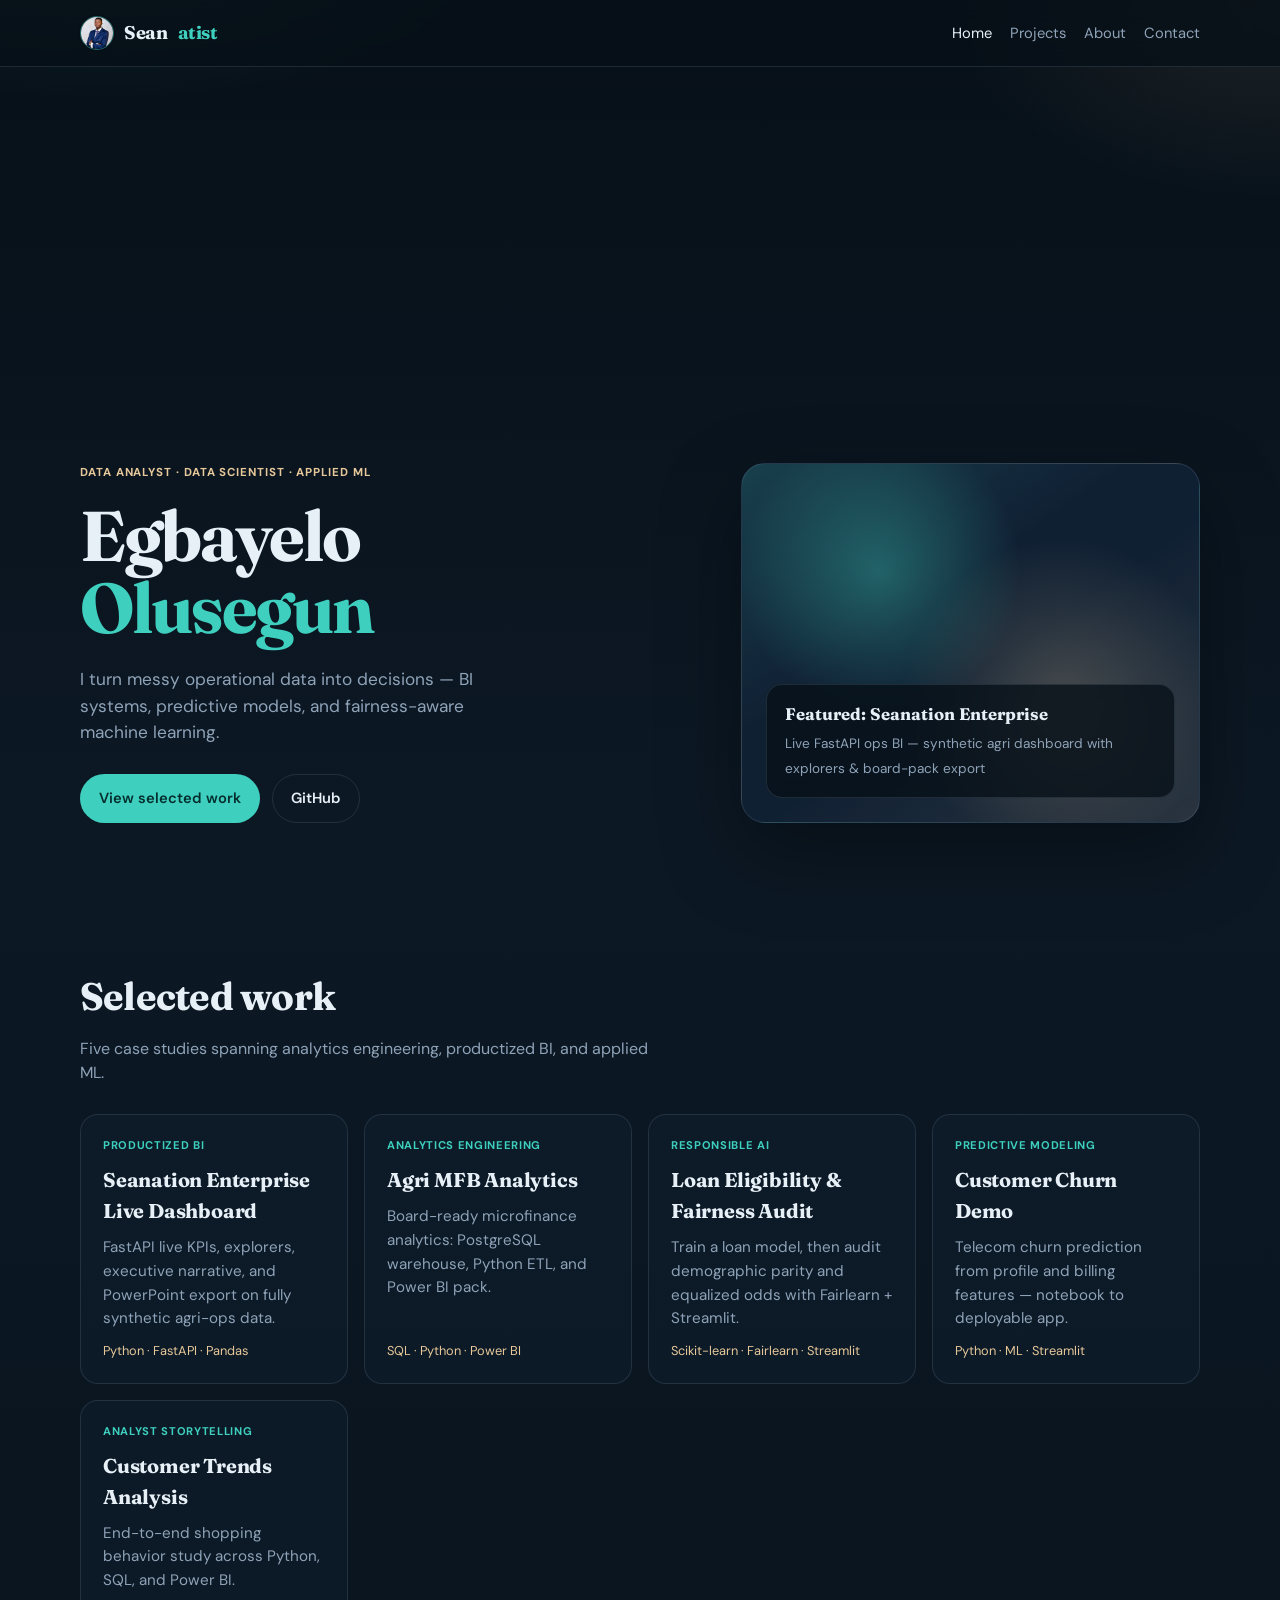
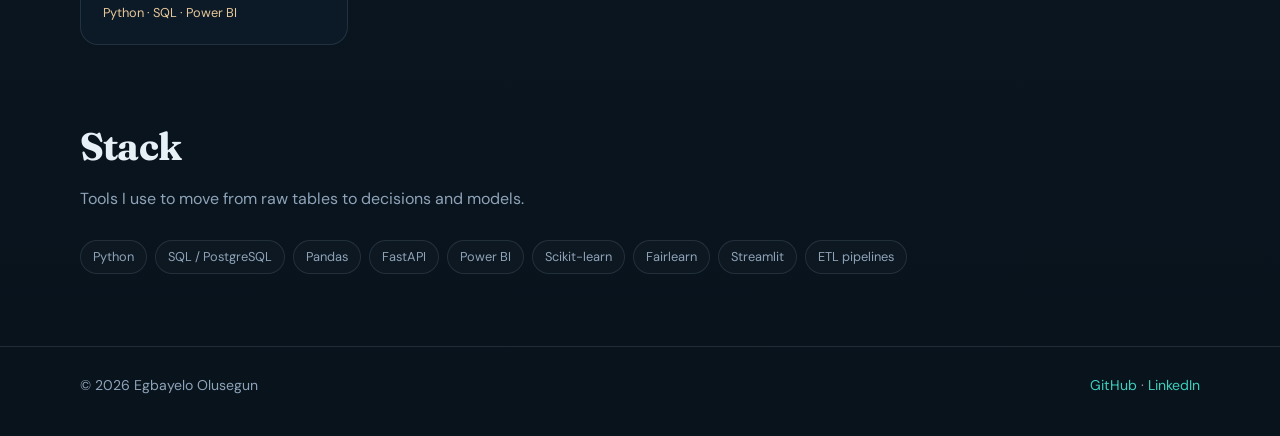
<file: index.html>
<!DOCTYPE html>
<html lang="en">
<head>
  <meta charset="UTF-8" />
  <meta name="viewport" content="width=device-width, initial-scale=1" />
  <title>Egbayelo Olusegun — Data Scientist</title>
  <meta name="description" content="Portfolio of Egbayelo Olusegun (Seanatist) — data analyst, data scientist, and applied ML." />
  <meta property="og:type" content="website" />
  <meta property="og:title" content="Egbayelo Olusegun — Data Scientist" />
  <meta property="og:description" content="Portfolio of BI systems, predictive modeling, and applied ML projects by Egbayelo Olusegun." />
  <meta property="og:image" content="https://deft-speculoos-e41257.netlify.app/images/og-preview.png" />
  <meta property="og:image:width" content="1200" />
  <meta property="og:image:height" content="627" />
  <meta property="og:url" content="https://deft-speculoos-e41257.netlify.app/" />
  <meta name="twitter:card" content="summary_large_image" />
  <meta name="twitter:title" content="Egbayelo Olusegun — Data Scientist" />
  <meta name="twitter:description" content="Portfolio of BI systems, predictive modeling, and applied ML projects by Egbayelo Olusegun." />
  <meta name="twitter:image" content="https://deft-speculoos-e41257.netlify.app/images/og-preview.png" />
  <link rel="preconnect" href="https://fonts.googleapis.com" />
  <link rel="preconnect" href="https://fonts.gstatic.com" crossorigin />
  <link href="https://fonts.googleapis.com/css2?family=DM+Sans:wght@400;500;600;700&family=Fraunces:opsz,wght@9..144,600;9..144,700&display=swap" rel="stylesheet" />
  <link rel="stylesheet" href="css/styles.css" />
</head>
<body>
  <header class="site-header">
    <div class="wrap nav">
      <a class="logo" href="index.html">
        <img class="nav-avatar" src="images/headshot.png" alt="Egbayelo Olusegun" width="34" height="34" />
        Sean<span>atist</span>
      </a>
      <nav class="nav-links">
        <a class="active" href="index.html">Home</a>
        <a href="projects/index.html">Projects</a>
        <a href="about.html">About</a>
        <a href="contact.html">Contact</a>
      </nav>
    </div>
  </header>

  <main>
    <section class="wrap hero">
      <div>
        <div class="eyebrow">Data Analyst · Data Scientist · Applied ML</div>
        <h1>Egbayelo<br /><span class="accent">Olusegun</span></h1>
        <p class="lede">
          I turn messy operational data into decisions — BI systems, predictive models,
          and fairness-aware machine learning.
        </p>
        <div class="cta-row">
          <a class="btn btn-primary" href="projects/index.html">View selected work</a>
          <a class="btn btn-ghost" href="https://github.com/Seanatist" target="_blank" rel="noopener">GitHub</a>
        </div>
      </div>
      <div class="hero-visual" aria-hidden="true">
        <div class="hero-card">
          <strong>Featured: Seanation Enterprise</strong>
          <span>Live FastAPI ops BI — synthetic agri dashboard with explorers &amp; board-pack export</span>
        </div>
      </div>
    </section>

    <section class="wrap section">
      <h2>Selected work</h2>
      <p class="intro">Five case studies spanning analytics engineering, productized BI, and applied ML.</p>
      <div class="project-grid">
        <a class="project-card" href="projects/seanation-enterprise.html" style="animation-delay:.05s">
          <span class="tag">Productized BI</span>
          <h3>Seanation Enterprise Live Dashboard</h3>
          <p>FastAPI live KPIs, explorers, executive narrative, and PowerPoint export on fully synthetic agri-ops data.</p>
          <span class="meta">Python · FastAPI · Pandas</span>
        </a>
        <a class="project-card" href="projects/agri-mfb.html" style="animation-delay:.1s">
          <span class="tag">Analytics engineering</span>
          <h3>Agri MFB Analytics</h3>
          <p>Board-ready microfinance analytics: PostgreSQL warehouse, Python ETL, and Power BI pack.</p>
          <span class="meta">SQL · Python · Power BI</span>
        </a>
        <a class="project-card" href="projects/loan-fairness.html" style="animation-delay:.15s">
          <span class="tag">Responsible AI</span>
          <h3>Loan Eligibility &amp; Fairness Audit</h3>
          <p>Train a loan model, then audit demographic parity and equalized odds with Fairlearn + Streamlit.</p>
          <span class="meta">Scikit-learn · Fairlearn · Streamlit</span>
        </a>
        <a class="project-card" href="projects/customer-churn.html" style="animation-delay:.2s">
          <span class="tag">Predictive modeling</span>
          <h3>Customer Churn Demo</h3>
          <p>Telecom churn prediction from profile and billing features — notebook to deployable app.</p>
          <span class="meta">Python · ML · Streamlit</span>
        </a>
        <a class="project-card" href="projects/customer-trends.html" style="animation-delay:.25s">
          <span class="tag">Analyst storytelling</span>
          <h3>Customer Trends Analysis</h3>
          <p>End-to-end shopping behavior study across Python, SQL, and Power BI.</p>
          <span class="meta">Python · SQL · Power BI</span>
        </a>
      </div>
    </section>

    <section class="wrap section" style="padding-top:0">
      <h2>Stack</h2>
      <p class="intro">Tools I use to move from raw tables to decisions and models.</p>
      <div class="stack">
        <span class="chip">Python</span>
        <span class="chip">SQL / PostgreSQL</span>
        <span class="chip">Pandas</span>
        <span class="chip">FastAPI</span>
        <span class="chip">Power BI</span>
        <span class="chip">Scikit-learn</span>
        <span class="chip">Fairlearn</span>
        <span class="chip">Streamlit</span>
        <span class="chip">ETL pipelines</span>
      </div>
    </section>
  </main>

  <footer class="site-footer">
    <div class="wrap">
      <span>© <span id="y"></span> Egbayelo Olusegun</span>
      <span>
        <a href="https://github.com/Seanatist" target="_blank" rel="noopener">GitHub</a>
        ·
        <a href="https://www.linkedin.com/in/olusegun-egbayelo-74386b2a6" target="_blank" rel="noopener">LinkedIn</a>
      </span>
    </div>
  </footer>
  <script>document.getElementById('y').textContent = new Date().getFullYear();</script>
</body>
</html>
</file>
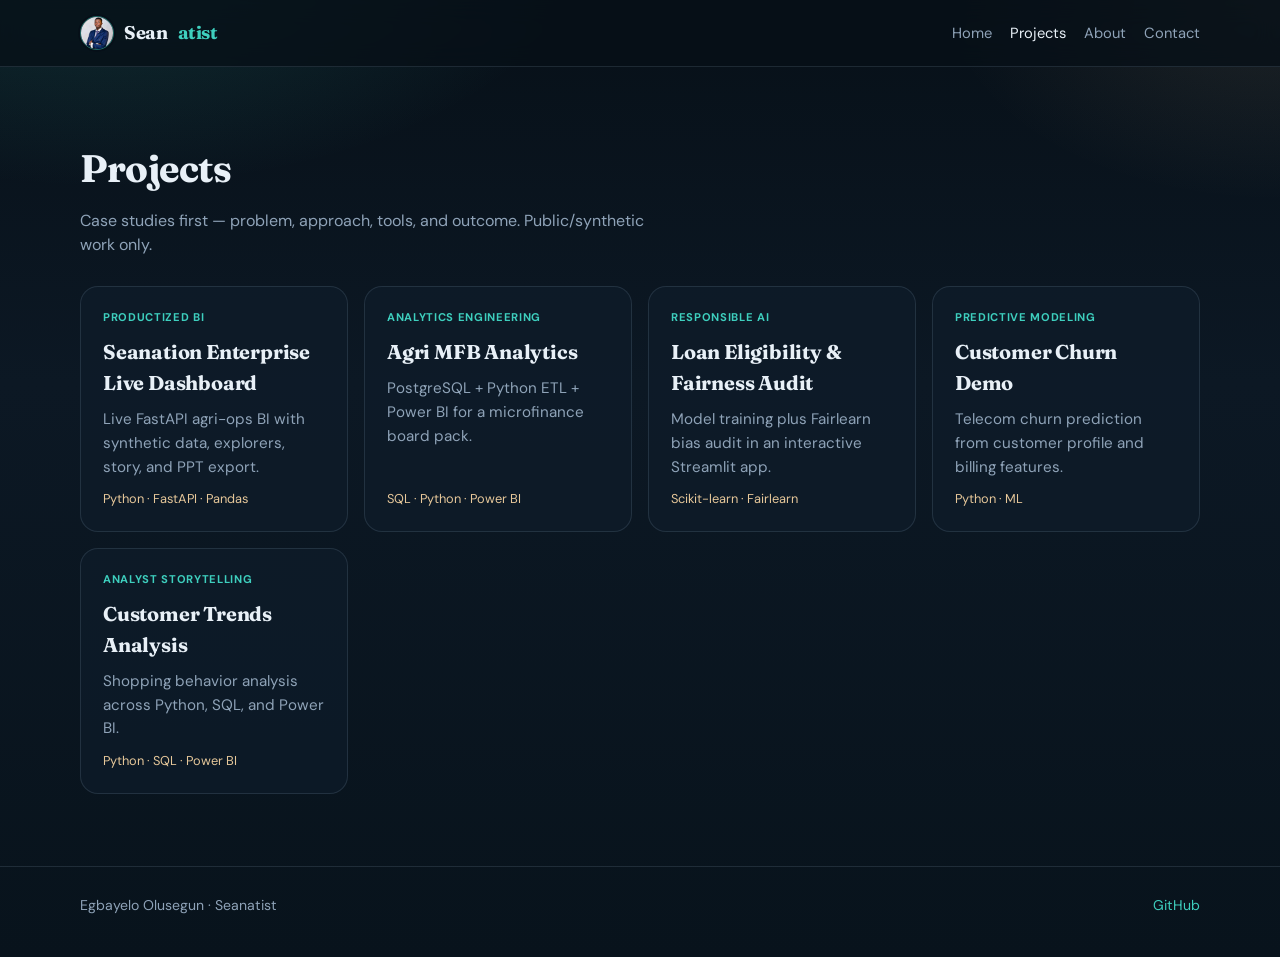
<file: projects/index.html>
<!DOCTYPE html>
<html lang="en">
<head>
  <meta charset="UTF-8" />
  <meta name="viewport" content="width=device-width, initial-scale=1" />
  <title>Projects — Egbayelo Olusegun</title>
  <meta name="description" content="View my latest Data Science and Machine Learning projects." />
  <meta property="og:type" content="website" />
  <meta property="og:title" content="Projects — Egbayelo Olusegun" />
  <meta property="og:description" content="View my latest Data Science and Machine Learning projects." />
  <meta property="og:image" content="https://deft-speculoos-e41257.netlify.app/images/og-preview.png" />
  <meta property="og:image:width" content="1200" />
  <meta property="og:image:height" content="627" />
  <meta property="og:url" content="https://deft-speculoos-e41257.netlify.app/projects/" />
  <meta name="twitter:card" content="summary_large_image" />
  <meta name="twitter:title" content="Projects — Egbayelo Olusegun" />
  <meta name="twitter:description" content="View my latest Data Science and Machine Learning projects." />
  <meta name="twitter:image" content="https://deft-speculoos-e41257.netlify.app/images/og-preview.png" />
  <link rel="preconnect" href="https://fonts.googleapis.com" />
  <link rel="preconnect" href="https://fonts.gstatic.com" crossorigin />
  <link href="https://fonts.googleapis.com/css2?family=DM+Sans:wght@400;500;600;700&family=Fraunces:opsz,wght@9..144,600;9..144,700&display=swap" rel="stylesheet" />
  <link rel="stylesheet" href="../css/styles.css" />
</head>
<body>
  <header class="site-header">
    <div class="wrap nav">
      <a class="logo" href="../index.html">
        <img class="nav-avatar" src="../images/headshot.png" alt="Egbayelo Olusegun" width="34" height="34" />
        Sean<span>atist</span>
      </a>
      <nav class="nav-links">
        <a href="../index.html">Home</a>
        <a class="active" href="index.html">Projects</a>
        <a href="../about.html">About</a>
        <a href="../contact.html">Contact</a>
      </nav>
    </div>
  </header>

  <main class="wrap section">
    <h2>Projects</h2>
    <p class="intro">Case studies first — problem, approach, tools, and outcome. Public/synthetic work only.</p>
    <div class="project-grid">
      <a class="project-card" href="seanation-enterprise.html">
        <span class="tag">Productized BI</span>
        <h3>Seanation Enterprise Live Dashboard</h3>
        <p>Live FastAPI agri-ops BI with synthetic data, explorers, story, and PPT export.</p>
        <span class="meta">Python · FastAPI · Pandas</span>
      </a>
      <a class="project-card" href="agri-mfb.html">
        <span class="tag">Analytics engineering</span>
        <h3>Agri MFB Analytics</h3>
        <p>PostgreSQL + Python ETL + Power BI for a microfinance board pack.</p>
        <span class="meta">SQL · Python · Power BI</span>
      </a>
      <a class="project-card" href="loan-fairness.html">
        <span class="tag">Responsible AI</span>
        <h3>Loan Eligibility &amp; Fairness Audit</h3>
        <p>Model training plus Fairlearn bias audit in an interactive Streamlit app.</p>
        <span class="meta">Scikit-learn · Fairlearn</span>
      </a>
      <a class="project-card" href="customer-churn.html">
        <span class="tag">Predictive modeling</span>
        <h3>Customer Churn Demo</h3>
        <p>Telecom churn prediction from customer profile and billing features.</p>
        <span class="meta">Python · ML</span>
      </a>
      <a class="project-card" href="customer-trends.html">
        <span class="tag">Analyst storytelling</span>
        <h3>Customer Trends Analysis</h3>
        <p>Shopping behavior analysis across Python, SQL, and Power BI.</p>
        <span class="meta">Python · SQL · Power BI</span>
      </a>
    </div>
  </main>

  <footer class="site-footer">
    <div class="wrap">
      <span>Egbayelo Olusegun · Seanatist</span>
      <a href="https://github.com/Seanatist" target="_blank" rel="noopener">GitHub</a>
    </div>
  </footer>
</body>
</html>
</file>
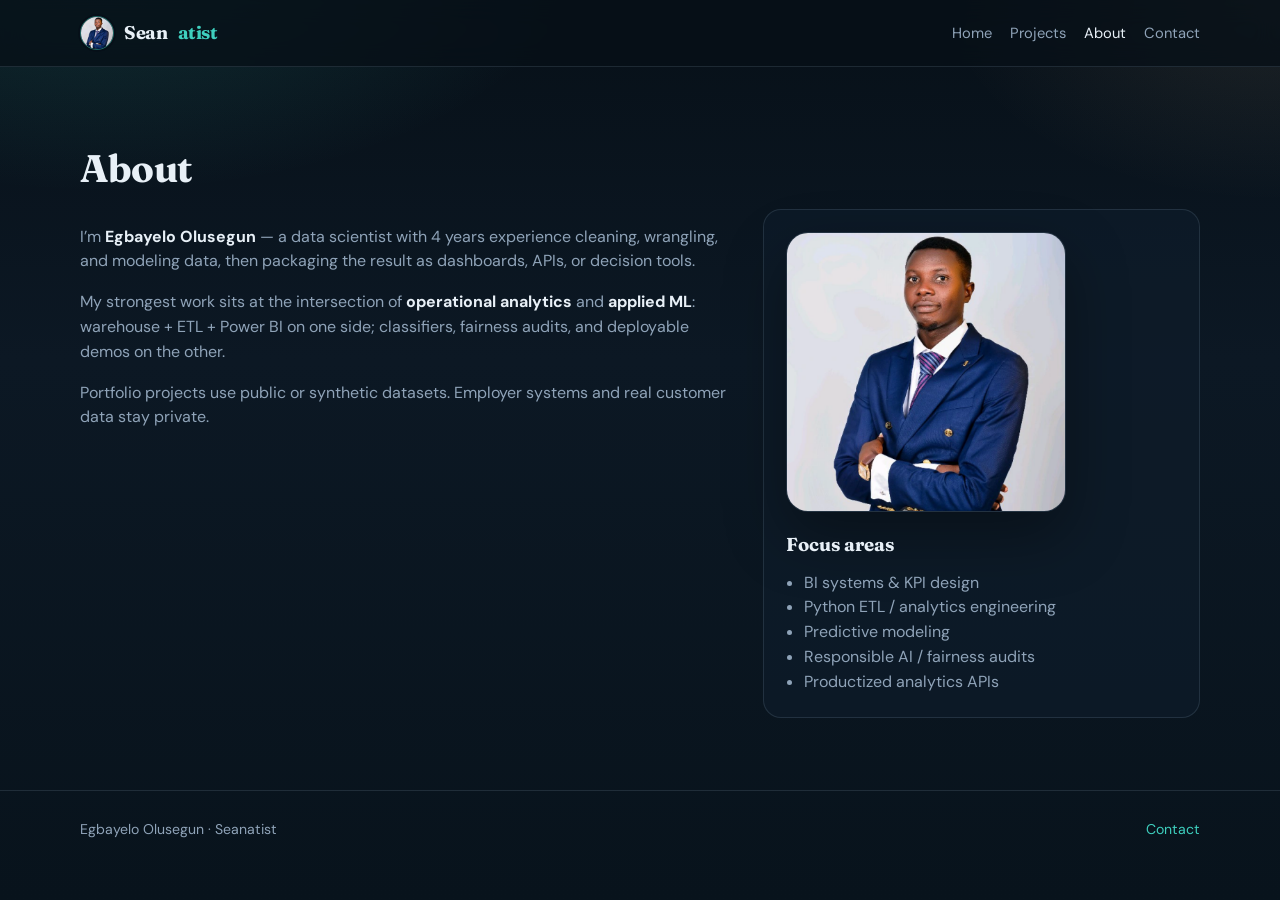
<file: about.html>
<!DOCTYPE html>
<html lang="en">
<head>
  <meta charset="UTF-8" />
  <meta name="viewport" content="width=device-width, initial-scale=1" />
  <title>About — Egbayelo Olusegun</title>
  <meta name="description" content="About Egbayelo Olusegun — data scientist with 4 years experience in analytics, BI, and applied ML." />
  <meta property="og:type" content="website" />
  <meta property="og:title" content="About — Egbayelo Olusegun" />
  <meta property="og:description" content="Data scientist with 4 years experience in analytics, BI systems, and applied ML." />
  <meta property="og:image" content="https://deft-speculoos-e41257.netlify.app/images/og-preview.png" />
  <meta property="og:url" content="https://deft-speculoos-e41257.netlify.app/about.html" />
  <meta name="twitter:card" content="summary_large_image" />
  <link rel="preconnect" href="https://fonts.googleapis.com" />
  <link rel="preconnect" href="https://fonts.gstatic.com" crossorigin />
  <link href="https://fonts.googleapis.com/css2?family=DM+Sans:wght@400;500;600;700&family=Fraunces:opsz,wght@9..144,600;9..144,700&display=swap" rel="stylesheet" />
  <link rel="stylesheet" href="css/styles.css" />
</head>
<body>
  <header class="site-header">
    <div class="wrap nav">
      <a class="logo" href="index.html">
        <img class="nav-avatar" src="images/headshot.png" alt="Egbayelo Olusegun" width="34" height="34" />
        Sean<span>atist</span>
      </a>
      <nav class="nav-links">
        <a href="index.html">Home</a>
        <a href="projects/index.html">Projects</a>
        <a class="active" href="about.html">About</a>
        <a href="contact.html">Contact</a>
      </nav>
    </div>
  </header>

  <main class="wrap section">
    <h2>About</h2>
    <div class="about-grid">
      <div class="prose">
        <p>
          I’m <strong>Egbayelo Olusegun</strong> — a data scientist with 4 years experience cleaning,
          wrangling, and modeling data, then packaging the result as dashboards, APIs, or decision tools.
        </p>
        <p>
          My strongest work sits at the intersection of <strong>operational analytics</strong> and
          <strong>applied ML</strong>: warehouse + ETL + Power BI on one side; classifiers, fairness audits,
          and deployable demos on the other.
        </p>
        <p>
          Portfolio projects use public or synthetic datasets. Employer systems and real customer data
          stay private.
        </p>
      </div>
      <aside class="panel">
        <div class="portrait-wrap">
          <img class="portrait" src="images/headshot.png" alt="Portrait of Egbayelo Olusegun" width="280" height="280" />
        </div>
        <h3 style="margin:0 0 12px;font-family:var(--display)">Focus areas</h3>
        <ul style="margin:0;padding-left:1.1rem;color:var(--muted)">
          <li>BI systems &amp; KPI design</li>
          <li>Python ETL / analytics engineering</li>
          <li>Predictive modeling</li>
          <li>Responsible AI / fairness audits</li>
          <li>Productized analytics APIs</li>
        </ul>
      </aside>
    </div>
  </main>

  <footer class="site-footer">
    <div class="wrap">
      <span>Egbayelo Olusegun · Seanatist</span>
      <a href="contact.html">Contact</a>
    </div>
  </footer>
</body>
</html>
</file>
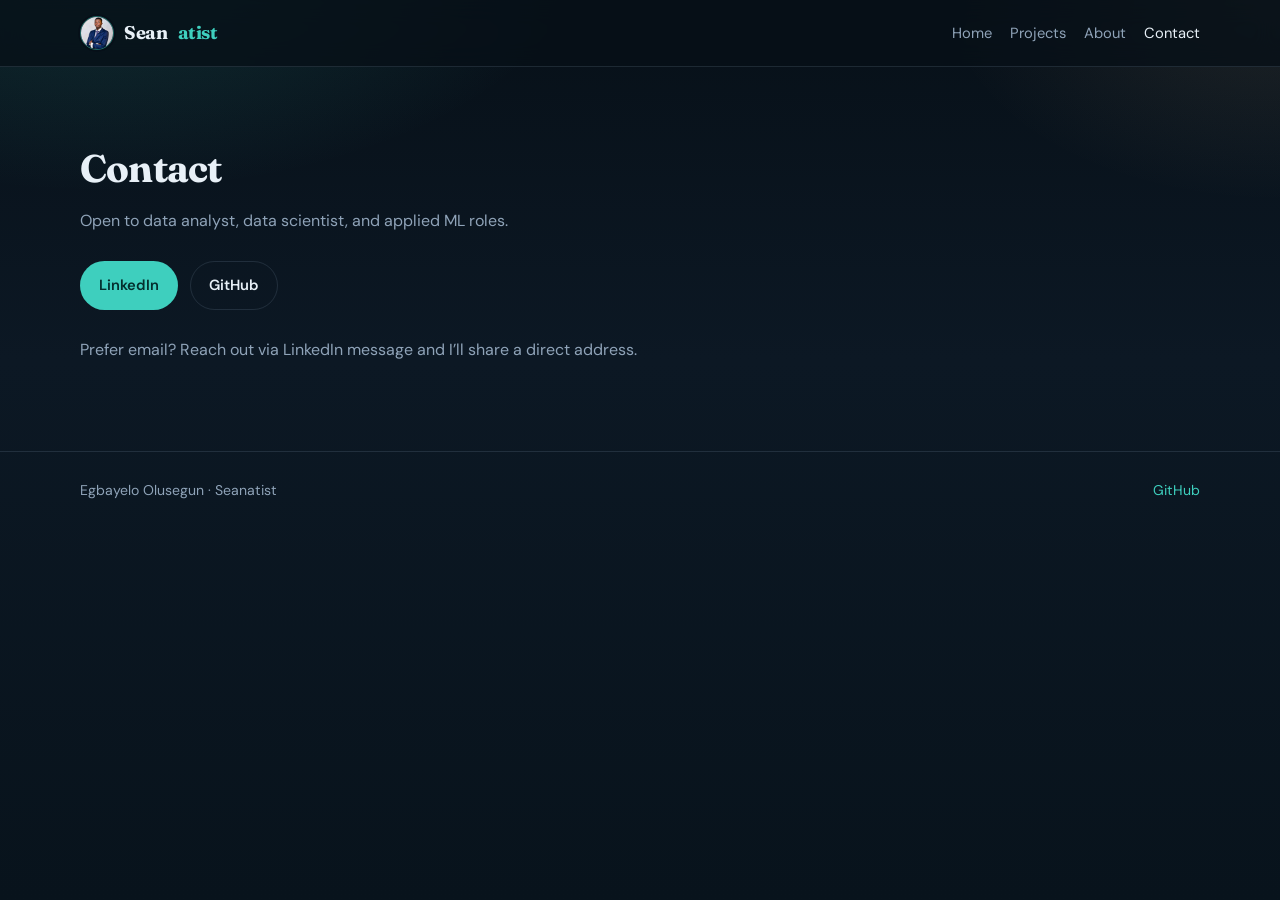
<file: contact.html>
<!DOCTYPE html>
<html lang="en">
<head>
  <meta charset="UTF-8" />
  <meta name="viewport" content="width=device-width, initial-scale=1" />
  <title>Contact — Egbayelo Olusegun</title>
  <meta name="description" content="Contact Egbayelo Olusegun for data analyst, data scientist, and applied ML roles." />
  <meta property="og:type" content="website" />
  <meta property="og:title" content="Contact — Egbayelo Olusegun" />
  <meta property="og:description" content="Open to data analyst, data scientist, and applied ML roles." />
  <meta property="og:image" content="https://deft-speculoos-e41257.netlify.app/images/og-preview.png" />
  <meta property="og:url" content="https://deft-speculoos-e41257.netlify.app/contact.html" />
  <meta name="twitter:card" content="summary_large_image" />
  <link rel="preconnect" href="https://fonts.googleapis.com" />
  <link rel="preconnect" href="https://fonts.gstatic.com" crossorigin />
  <link href="https://fonts.googleapis.com/css2?family=DM+Sans:wght@400;500;600;700&family=Fraunces:opsz,wght@9..144,600;9..144,700&display=swap" rel="stylesheet" />
  <link rel="stylesheet" href="css/styles.css" />
</head>
<body>
  <header class="site-header">
    <div class="wrap nav">
      <a class="logo" href="index.html">
        <img class="nav-avatar" src="images/headshot.png" alt="Egbayelo Olusegun" width="34" height="34" />
        Sean<span>atist</span>
      </a>
      <nav class="nav-links">
        <a href="index.html">Home</a>
        <a href="projects/index.html">Projects</a>
        <a href="about.html">About</a>
        <a class="active" href="contact.html">Contact</a>
      </nav>
    </div>
  </header>

  <main class="wrap section">
    <h2>Contact</h2>
    <p class="intro">Open to data analyst, data scientist, and applied ML roles.</p>
    <div class="cta-row">
      <a class="btn btn-primary" href="https://www.linkedin.com/in/olusegun-egbayelo-74386b2a6" target="_blank" rel="noopener">LinkedIn</a>
      <a class="btn btn-ghost" href="https://github.com/Seanatist" target="_blank" rel="noopener">GitHub</a>
    </div>
    <p style="color:var(--muted);margin-top:28px">
      Prefer email? Reach out via LinkedIn message and I’ll share a direct address.
    </p>
  </main>

  <footer class="site-footer">
    <div class="wrap">
      <span>Egbayelo Olusegun · Seanatist</span>
      <a href="https://github.com/Seanatist" target="_blank" rel="noopener">GitHub</a>
    </div>
  </footer>
</body>
</html>
</file>
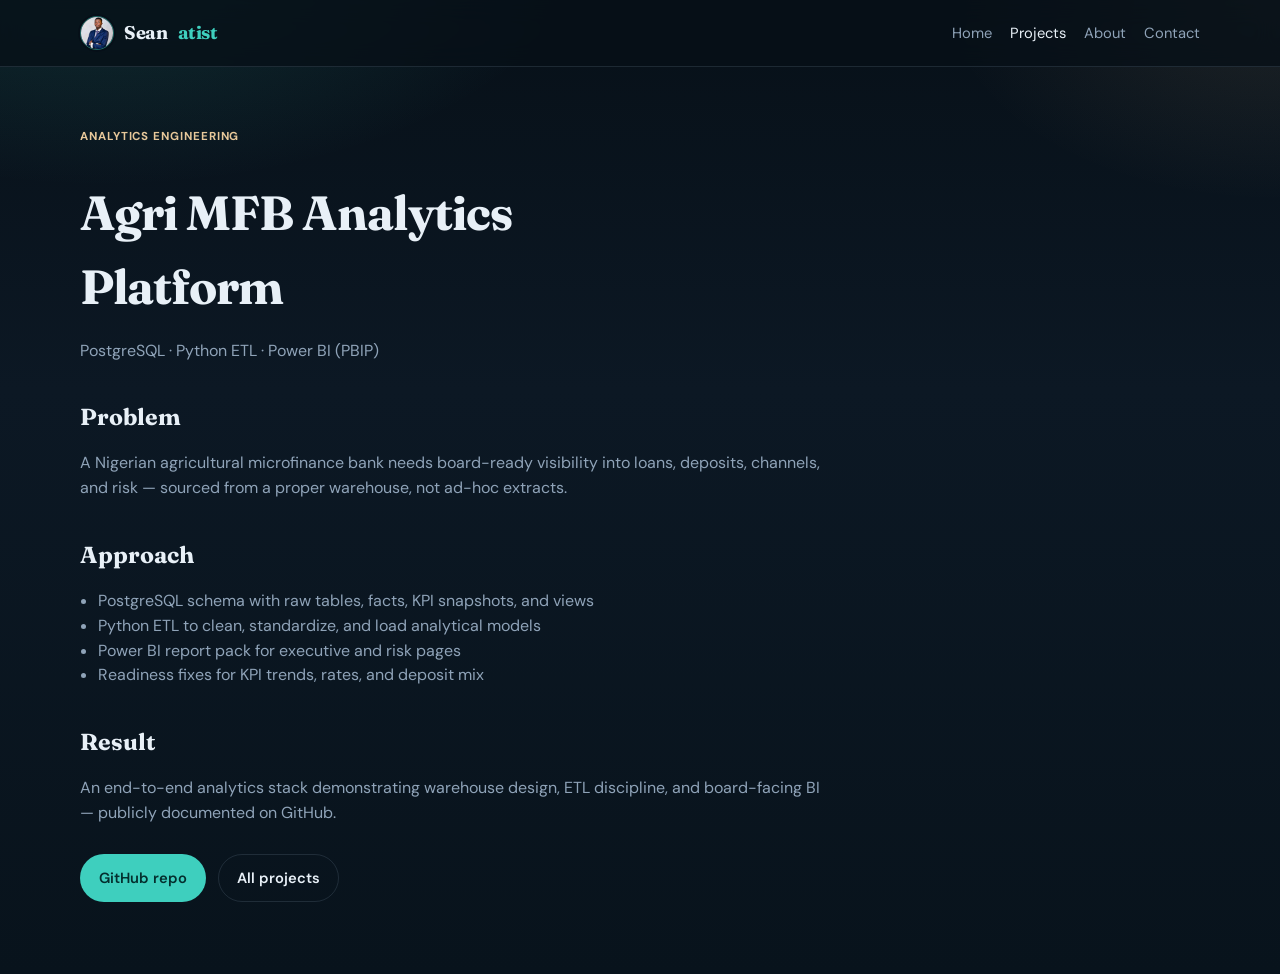
<file: projects/agri-mfb.html>
<!DOCTYPE html>
<html lang="en">
<head>
  <meta charset="UTF-8" />
  <meta name="viewport" content="width=device-width, initial-scale=1" />
  <title>Agri MFB Analytics — Case Study</title>
  <link rel="preconnect" href="https://fonts.googleapis.com" />
  <link rel="preconnect" href="https://fonts.gstatic.com" crossorigin />
  <link href="https://fonts.googleapis.com/css2?family=DM+Sans:wght@400;500;600;700&family=Fraunces:opsz,wght@9..144,600;9..144,700&display=swap" rel="stylesheet" />
  <link rel="stylesheet" href="../css/styles.css" />
</head>
<body>
  <header class="site-header">
    <div class="wrap nav">
      <a class="logo" href="../index.html">
        <img class="nav-avatar" src="../images/headshot.png" alt="Egbayelo Olusegun" width="34" height="34" />
        Sean<span>atist</span>
      </a>
      <nav class="nav-links">
        <a href="../index.html">Home</a>
        <a class="active" href="index.html">Projects</a>
        <a href="../about.html">About</a>
        <a href="../contact.html">Contact</a>
      </nav>
    </div>
  </header>

  <main class="wrap">
    <article class="case-hero prose">
      <div class="eyebrow">Analytics engineering</div>
      <h1>Agri MFB Analytics Platform</h1>
      <p class="case-meta">PostgreSQL · Python ETL · Power BI (PBIP)</p>

      <h2>Problem</h2>
      <p>
        A Nigerian agricultural microfinance bank needs board-ready visibility into loans, deposits,
        channels, and risk — sourced from a proper warehouse, not ad-hoc extracts.
      </p>

      <h2>Approach</h2>
      <ul>
        <li>PostgreSQL schema with raw tables, facts, KPI snapshots, and views</li>
        <li>Python ETL to clean, standardize, and load analytical models</li>
        <li>Power BI report pack for executive and risk pages</li>
        <li>Readiness fixes for KPI trends, rates, and deposit mix</li>
      </ul>

      <h2>Result</h2>
      <p>
        An end-to-end analytics stack demonstrating warehouse design, ETL discipline, and
        board-facing BI — publicly documented on GitHub.
      </p>

      <div class="links">
        <a class="btn btn-primary" href="https://github.com/Seanatist/Agri-mfb-analytics" target="_blank" rel="noopener">GitHub repo</a>
        <a class="btn btn-ghost" href="index.html">All projects</a>
      </div>
    </article>
  </main>
</body>
</html>
</file>
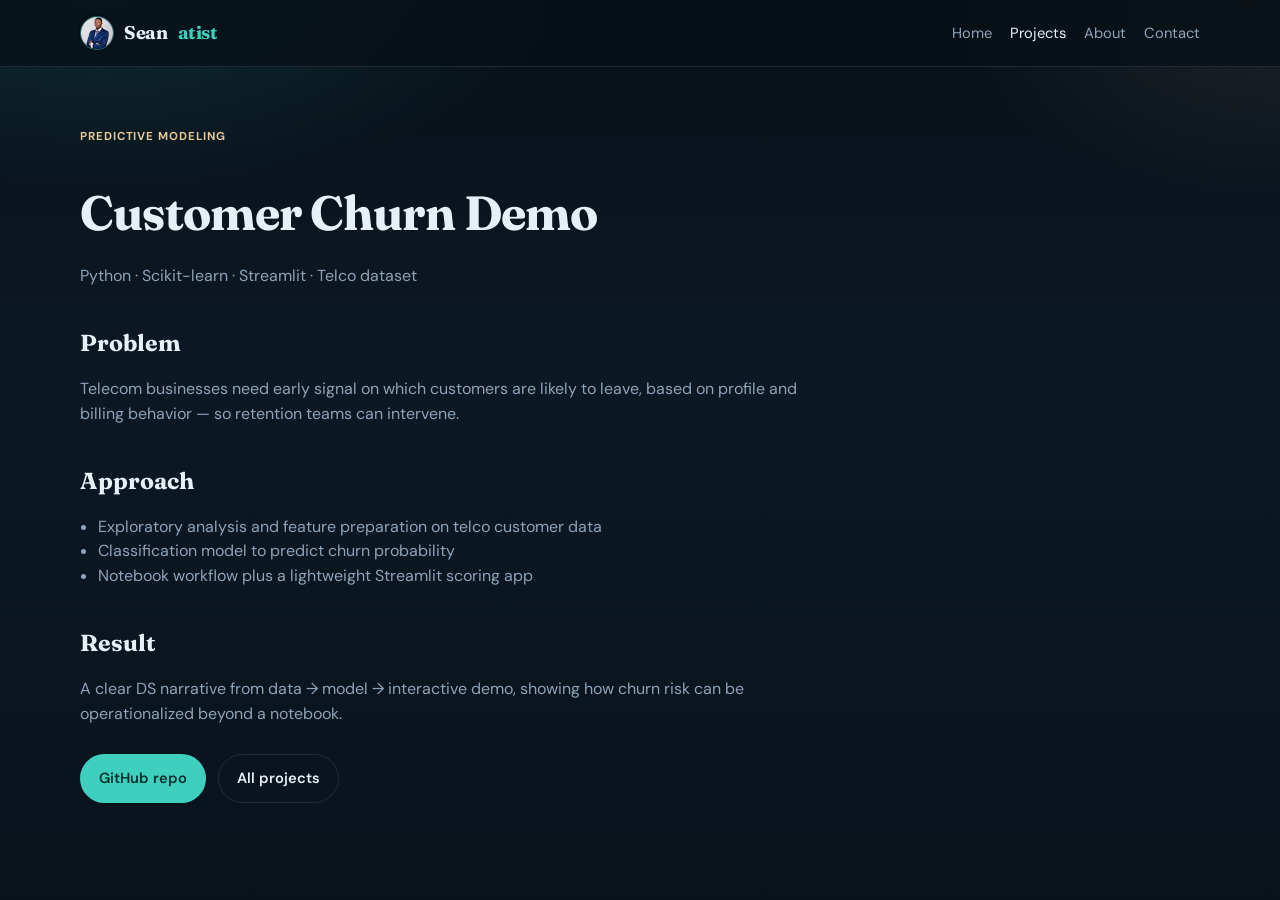
<file: projects/customer-churn.html>
<!DOCTYPE html>
<html lang="en">
<head>
  <meta charset="UTF-8" />
  <meta name="viewport" content="width=device-width, initial-scale=1" />
  <title>Customer Churn Demo — Case Study</title>
  <link rel="preconnect" href="https://fonts.googleapis.com" />
  <link rel="preconnect" href="https://fonts.gstatic.com" crossorigin />
  <link href="https://fonts.googleapis.com/css2?family=DM+Sans:wght@400;500;600;700&family=Fraunces:opsz,wght@9..144,600;9..144,700&display=swap" rel="stylesheet" />
  <link rel="stylesheet" href="../css/styles.css" />
</head>
<body>
  <header class="site-header">
    <div class="wrap nav">
      <a class="logo" href="../index.html">
        <img class="nav-avatar" src="../images/headshot.png" alt="Egbayelo Olusegun" width="34" height="34" />
        Sean<span>atist</span>
      </a>
      <nav class="nav-links">
        <a href="../index.html">Home</a>
        <a class="active" href="index.html">Projects</a>
        <a href="../about.html">About</a>
        <a href="../contact.html">Contact</a>
      </nav>
    </div>
  </header>

  <main class="wrap">
    <article class="case-hero prose">
      <div class="eyebrow">Predictive modeling</div>
      <h1>Customer Churn Demo</h1>
      <p class="case-meta">Python · Scikit-learn · Streamlit · Telco dataset</p>

      <h2>Problem</h2>
      <p>
        Telecom businesses need early signal on which customers are likely to leave, based on
        profile and billing behavior — so retention teams can intervene.
      </p>

      <h2>Approach</h2>
      <ul>
        <li>Exploratory analysis and feature preparation on telco customer data</li>
        <li>Classification model to predict churn probability</li>
        <li>Notebook workflow plus a lightweight Streamlit scoring app</li>
      </ul>

      <h2>Result</h2>
      <p>
        A clear DS narrative from data → model → interactive demo, showing how churn risk can be
        operationalized beyond a notebook.
      </p>

      <div class="links">
        <a class="btn btn-primary" href="https://github.com/Seanatist/Customer_Churn_Demo" target="_blank" rel="noopener">GitHub repo</a>
        <a class="btn btn-ghost" href="index.html">All projects</a>
      </div>
    </article>
  </main>
</body>
</html>
</file>
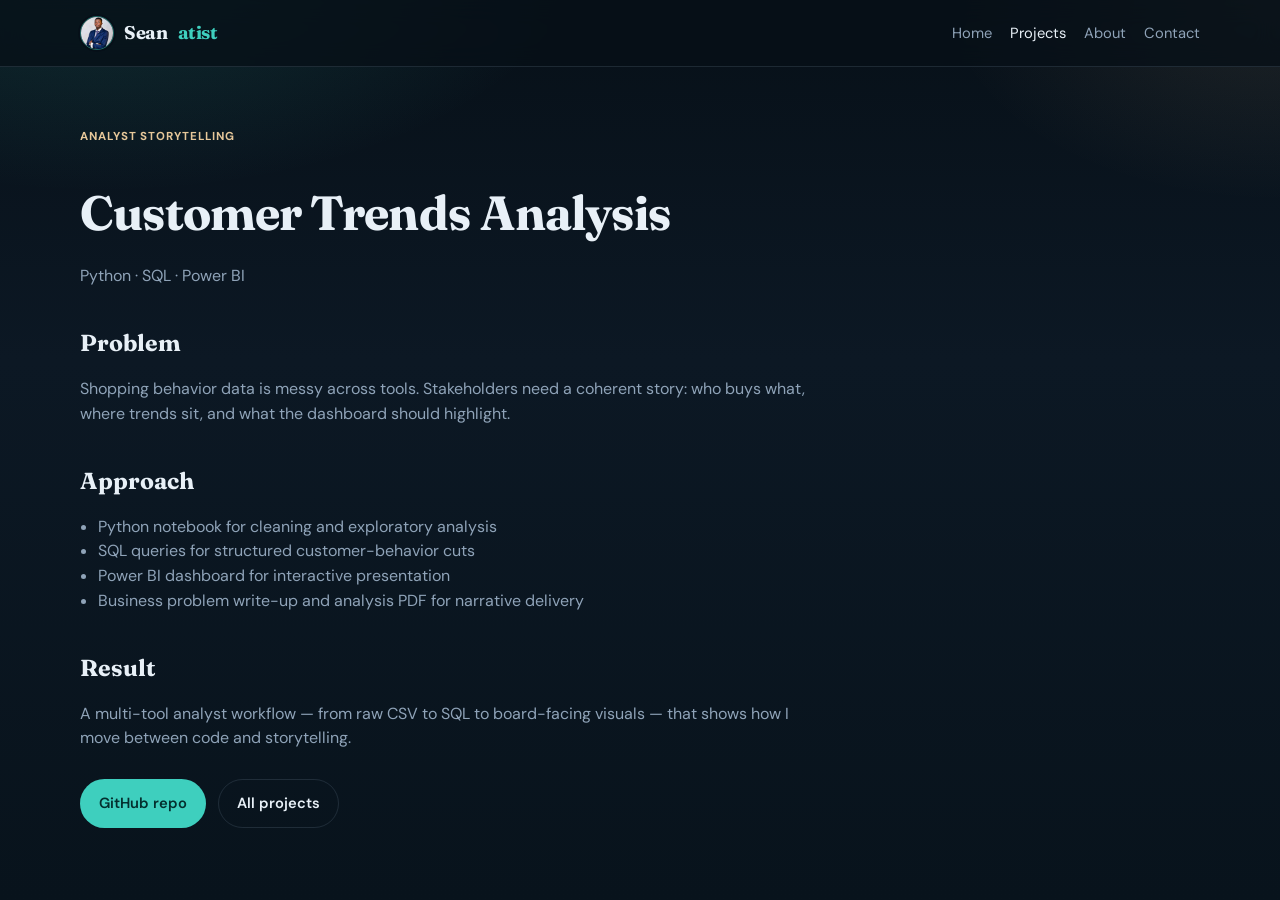
<file: projects/customer-trends.html>
<!DOCTYPE html>
<html lang="en">
<head>
  <meta charset="UTF-8" />
  <meta name="viewport" content="width=device-width, initial-scale=1" />
  <title>Customer Trends Analysis — Case Study</title>
  <link rel="preconnect" href="https://fonts.googleapis.com" />
  <link rel="preconnect" href="https://fonts.gstatic.com" crossorigin />
  <link href="https://fonts.googleapis.com/css2?family=DM+Sans:wght@400;500;600;700&family=Fraunces:opsz,wght@9..144,600;9..144,700&display=swap" rel="stylesheet" />
  <link rel="stylesheet" href="../css/styles.css" />
</head>
<body>
  <header class="site-header">
    <div class="wrap nav">
      <a class="logo" href="../index.html">
        <img class="nav-avatar" src="../images/headshot.png" alt="Egbayelo Olusegun" width="34" height="34" />
        Sean<span>atist</span>
      </a>
      <nav class="nav-links">
        <a href="../index.html">Home</a>
        <a class="active" href="index.html">Projects</a>
        <a href="../about.html">About</a>
        <a href="../contact.html">Contact</a>
      </nav>
    </div>
  </header>

  <main class="wrap">
    <article class="case-hero prose">
      <div class="eyebrow">Analyst storytelling</div>
      <h1>Customer Trends Analysis</h1>
      <p class="case-meta">Python · SQL · Power BI</p>

      <h2>Problem</h2>
      <p>
        Shopping behavior data is messy across tools. Stakeholders need a coherent story:
        who buys what, where trends sit, and what the dashboard should highlight.
      </p>

      <h2>Approach</h2>
      <ul>
        <li>Python notebook for cleaning and exploratory analysis</li>
        <li>SQL queries for structured customer-behavior cuts</li>
        <li>Power BI dashboard for interactive presentation</li>
        <li>Business problem write-up and analysis PDF for narrative delivery</li>
      </ul>

      <h2>Result</h2>
      <p>
        A multi-tool analyst workflow — from raw CSV to SQL to board-facing visuals — that shows
        how I move between code and storytelling.
      </p>

      <div class="links">
        <a class="btn btn-primary" href="https://github.com/Seanatist/Customer-trends-data-analysis-Python-SQL-powerbi" target="_blank" rel="noopener">GitHub repo</a>
        <a class="btn btn-ghost" href="index.html">All projects</a>
      </div>
    </article>
  </main>
</body>
</html>
</file>
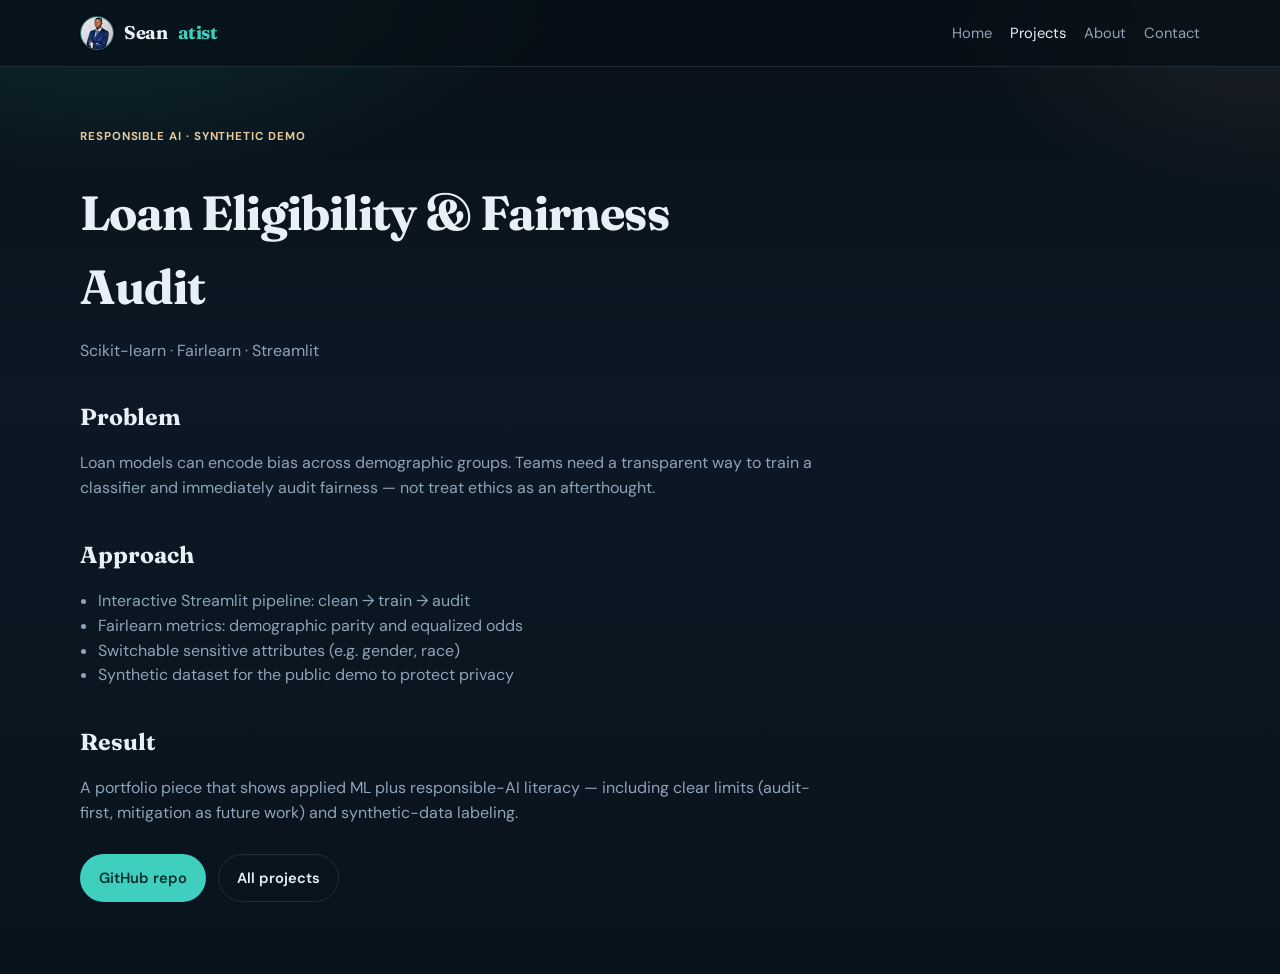
<file: projects/loan-fairness.html>
<!DOCTYPE html>
<html lang="en">
<head>
  <meta charset="UTF-8" />
  <meta name="viewport" content="width=device-width, initial-scale=1" />
  <title>Loan Fairness Audit — Case Study</title>
  <link rel="preconnect" href="https://fonts.googleapis.com" />
  <link rel="preconnect" href="https://fonts.gstatic.com" crossorigin />
  <link href="https://fonts.googleapis.com/css2?family=DM+Sans:wght@400;500;600;700&family=Fraunces:opsz,wght@9..144,600;9..144,700&display=swap" rel="stylesheet" />
  <link rel="stylesheet" href="../css/styles.css" />
</head>
<body>
  <header class="site-header">
    <div class="wrap nav">
      <a class="logo" href="../index.html">
        <img class="nav-avatar" src="../images/headshot.png" alt="Egbayelo Olusegun" width="34" height="34" />
        Sean<span>atist</span>
      </a>
      <nav class="nav-links">
        <a href="../index.html">Home</a>
        <a class="active" href="index.html">Projects</a>
        <a href="../about.html">About</a>
        <a href="../contact.html">Contact</a>
      </nav>
    </div>
  </header>

  <main class="wrap">
    <article class="case-hero prose">
      <div class="eyebrow">Responsible AI · Synthetic demo</div>
      <h1>Loan Eligibility &amp; Fairness Audit</h1>
      <p class="case-meta">Scikit-learn · Fairlearn · Streamlit</p>

      <h2>Problem</h2>
      <p>
        Loan models can encode bias across demographic groups. Teams need a transparent way to
        train a classifier and immediately audit fairness — not treat ethics as an afterthought.
      </p>

      <h2>Approach</h2>
      <ul>
        <li>Interactive Streamlit pipeline: clean → train → audit</li>
        <li>Fairlearn metrics: demographic parity and equalized odds</li>
        <li>Switchable sensitive attributes (e.g. gender, race)</li>
        <li>Synthetic dataset for the public demo to protect privacy</li>
      </ul>

      <h2>Result</h2>
      <p>
        A portfolio piece that shows applied ML plus responsible-AI literacy — including clear
        limits (audit-first, mitigation as future work) and synthetic-data labeling.
      </p>

      <div class="links">
        <a class="btn btn-primary" href="https://github.com/Seanatist/Loan_Eligibiltiy-_and_fairness_audit_prediction" target="_blank" rel="noopener">GitHub repo</a>
        <a class="btn btn-ghost" href="index.html">All projects</a>
      </div>
    </article>
  </main>
</body>
</html>
</file>
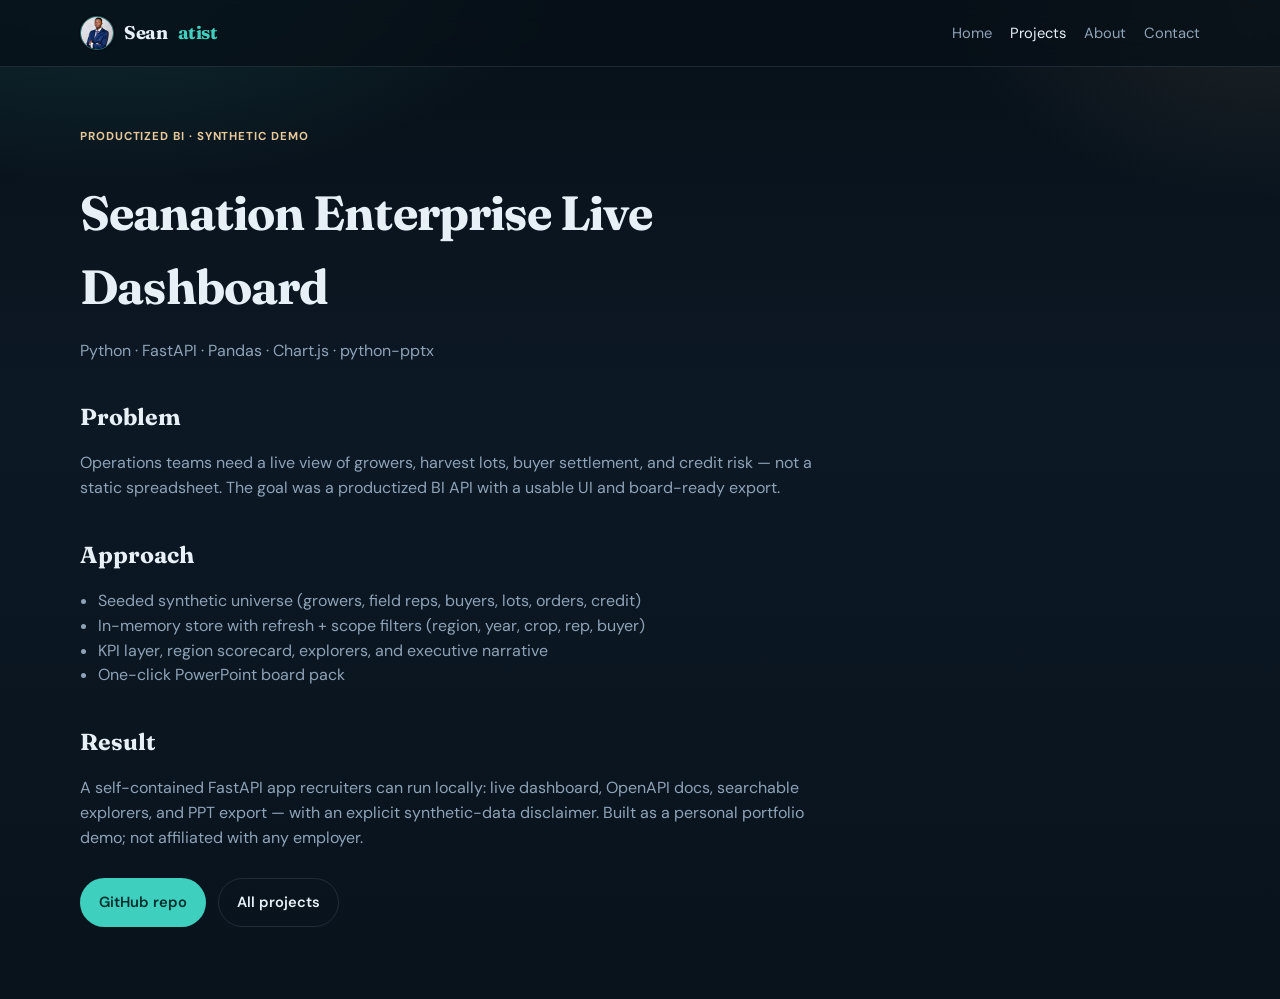
<file: projects/seanation-enterprise.html>
<!DOCTYPE html>
<html lang="en">
<head>
  <meta charset="UTF-8" />
  <meta name="viewport" content="width=device-width, initial-scale=1" />
  <title>Seanation Enterprise Live Dashboard — Case Study</title>
  <link rel="preconnect" href="https://fonts.googleapis.com" />
  <link rel="preconnect" href="https://fonts.gstatic.com" crossorigin />
  <link href="https://fonts.googleapis.com/css2?family=DM+Sans:wght@400;500;600;700&family=Fraunces:opsz,wght@9..144,600;9..144,700&display=swap" rel="stylesheet" />
  <link rel="stylesheet" href="../css/styles.css" />
</head>
<body>
  <header class="site-header">
    <div class="wrap nav">
      <a class="logo" href="../index.html">
        <img class="nav-avatar" src="../images/headshot.png" alt="Egbayelo Olusegun" width="34" height="34" />
        Sean<span>atist</span>
      </a>
      <nav class="nav-links">
        <a href="../index.html">Home</a>
        <a class="active" href="index.html">Projects</a>
        <a href="../about.html">About</a>
        <a href="../contact.html">Contact</a>
      </nav>
    </div>
  </header>

  <main class="wrap">
    <article class="case-hero prose">
      <div class="eyebrow">Productized BI · Synthetic demo</div>
      <h1>Seanation Enterprise Live Dashboard</h1>
      <p class="case-meta">Python · FastAPI · Pandas · Chart.js · python-pptx</p>

      <h2>Problem</h2>
      <p>
        Operations teams need a live view of growers, harvest lots, buyer settlement, and credit risk —
        not a static spreadsheet. The goal was a productized BI API with a usable UI and board-ready export.
      </p>

      <h2>Approach</h2>
      <ul>
        <li>Seeded synthetic universe (growers, field reps, buyers, lots, orders, credit)</li>
        <li>In-memory store with refresh + scope filters (region, year, crop, rep, buyer)</li>
        <li>KPI layer, region scorecard, explorers, and executive narrative</li>
        <li>One-click PowerPoint board pack</li>
      </ul>

      <h2>Result</h2>
      <p>
        A self-contained FastAPI app recruiters can run locally: live dashboard, OpenAPI docs,
        searchable explorers, and PPT export — with an explicit synthetic-data disclaimer.
        Built as a personal portfolio demo; not affiliated with any employer.
      </p>

      <div class="links">
        <a class="btn btn-primary" href="https://github.com/Seanatist/seanation-enterprise-live-dashboard" target="_blank" rel="noopener">GitHub repo</a>
        <a class="btn btn-ghost" href="index.html">All projects</a>
      </div>
    </article>
  </main>
</body>
</html>
</file>
<file: css/styles.css>
/* Seanatist portfolio — Egbayelo Olusegun */
:root {
  --bg: #071018;
  --bg-2: #0c1824;
  --panel: rgba(15, 28, 42, 0.72);
  --line: rgba(148, 176, 198, 0.16);
  --text: #e8f0f7;
  --muted: #8fa3b8;
  --teal: #3ecfbe;
  --teal-deep: #0f766e;
  --sand: #e7c89a;
  --font: "DM Sans", system-ui, sans-serif;
  --display: "Fraunces", Georgia, serif;
  --max: 1120px;
}

* { box-sizing: border-box; }
html { scroll-behavior: smooth; }
body {
  margin: 0;
  font-family: var(--font);
  color: var(--text);
  background:
    radial-gradient(900px 480px at 8% -8%, rgba(62, 207, 190, 0.18), transparent 55%),
    radial-gradient(700px 420px at 100% 0%, rgba(231, 200, 154, 0.1), transparent 48%),
    linear-gradient(180deg, var(--bg), var(--bg-2) 40%, #08131c);
  min-height: 100vh;
  line-height: 1.55;
  -webkit-font-smoothing: antialiased;
}

a { color: var(--teal); text-decoration: none; }
a:hover { text-decoration: underline; }

.wrap { width: min(var(--max), calc(100% - 40px)); margin: 0 auto; }

.site-header {
  position: sticky; top: 0; z-index: 30;
  backdrop-filter: blur(12px);
  background: rgba(7, 16, 24, 0.78);
  border-bottom: 1px solid var(--line);
}
.nav {
  display: flex; align-items: center; justify-content: space-between;
  gap: 16px; padding: 16px 0;
}
.logo {
  display: inline-flex; align-items: center; gap: 10px;
  font-family: var(--display);
  font-weight: 700; font-size: 1.15rem;
  color: var(--text); letter-spacing: -0.02em;
  text-decoration: none;
}
.logo span { color: var(--teal); }
.nav-avatar {
  width: 34px; height: 34px; border-radius: 50%;
  object-fit: cover; object-position: center top;
  border: 1px solid rgba(62, 207, 190, 0.45);
  box-shadow: 0 0 0 2px rgba(7, 16, 24, 0.8);
}
.nav-links { display: flex; gap: 18px; flex-wrap: wrap; }
.nav-links a { color: var(--muted); font-size: 0.92rem; text-decoration: none; }
.nav-links a:hover, .nav-links a.active { color: var(--text); }

.portrait {
  width: 100%; max-width: 280px; aspect-ratio: 1;
  border-radius: 22px; object-fit: cover; object-position: center top;
  border: 1px solid var(--line);
  box-shadow: 0 24px 60px rgba(0, 0, 0, 0.35);
  display: block;
}
.portrait-wrap { margin-bottom: 18px; }

.hero {
  padding: 88px 0 72px;
  display: grid;
  grid-template-columns: 1.15fr 0.85fr;
  gap: 40px;
  align-items: end;
  min-height: calc(100vh - 72px);
}
@media (max-width: 860px) {
  .hero { grid-template-columns: 1fr; min-height: auto; padding-top: 56px; }
}

.eyebrow {
  display: inline-block;
  font-size: 0.72rem; font-weight: 700; letter-spacing: 0.08em;
  text-transform: uppercase; color: var(--sand); margin-bottom: 18px;
}
.hero h1 {
  margin: 0;
  font-family: var(--display);
  font-size: clamp(2.6rem, 6vw, 4.4rem);
  line-height: 1.02;
  letter-spacing: -0.03em;
}
.hero h1 .accent { color: var(--teal); }
.lede {
  margin: 22px 0 0;
  max-width: 34ch;
  color: var(--muted);
  font-size: 1.08rem;
}
.cta-row { display: flex; gap: 12px; flex-wrap: wrap; margin-top: 28px; }
.btn {
  display: inline-flex; align-items: center; justify-content: center;
  padding: 12px 18px; border-radius: 999px; font-weight: 600; font-size: 0.92rem;
  text-decoration: none; border: 1px solid transparent;
  transition: transform .15s ease, background .15s ease;
}
.btn:hover { transform: translateY(-1px); text-decoration: none; }
.btn-primary { background: var(--teal); color: #042f2e; }
.btn-ghost { background: transparent; color: var(--text); border-color: var(--line); }

.hero-visual {
  position: relative;
  border-radius: 24px;
  overflow: hidden;
  min-height: 360px;
  border: 1px solid var(--line);
  background:
    linear-gradient(145deg, rgba(62,207,190,0.18), transparent 40%),
    linear-gradient(325deg, rgba(231,200,154,0.12), transparent 45%),
    #102033;
  box-shadow: 0 30px 80px rgba(0,0,0,0.35);
  animation: rise 0.9s ease both;
}
.hero-visual::after {
  content: "";
  position: absolute; inset: 0;
  background:
    radial-gradient(circle at 30% 30%, rgba(62,207,190,0.35), transparent 35%),
    radial-gradient(circle at 70% 65%, rgba(231,200,154,0.22), transparent 40%);
  animation: pulse 6s ease-in-out infinite;
}
.hero-card {
  position: absolute; left: 24px; right: 24px; bottom: 24px; z-index: 2;
  background: rgba(7, 16, 24, 0.78); border: 1px solid var(--line);
  border-radius: 16px; padding: 16px 18px; backdrop-filter: blur(8px);
}
.hero-card strong { display: block; font-family: var(--display); font-size: 1.05rem; margin-bottom: 4px; }
.hero-card span { color: var(--muted); font-size: 0.85rem; }

@keyframes rise {
  from { opacity: 0; transform: translateY(18px); }
  to { opacity: 1; transform: none; }
}
@keyframes pulse {
  0%, 100% { opacity: 0.85; }
  50% { opacity: 1; }
}

.section { padding: 72px 0; }
.section h2 {
  margin: 0 0 10px;
  font-family: var(--display);
  font-size: clamp(1.8rem, 3vw, 2.4rem);
  letter-spacing: -0.02em;
}
.section .intro { color: var(--muted); max-width: 54ch; margin: 0 0 28px; }

.project-grid {
  display: grid;
  grid-template-columns: repeat(auto-fit, minmax(260px, 1fr));
  gap: 16px;
}
.project-card {
  display: flex; flex-direction: column; gap: 10px;
  padding: 22px;
  border-radius: 18px;
  border: 1px solid var(--line);
  background: var(--panel);
  text-decoration: none; color: inherit;
  transition: border-color .15s ease, transform .15s ease;
  animation: rise 0.7s ease both;
}
.project-card:hover {
  border-color: rgba(62, 207, 190, 0.45);
  transform: translateY(-2px);
  text-decoration: none;
}
.project-card .tag {
  font-size: 0.7rem; font-weight: 700; letter-spacing: 0.06em;
  text-transform: uppercase; color: var(--teal);
}
.project-card h3 {
  margin: 0; font-family: var(--display); font-size: 1.25rem; letter-spacing: -0.01em;
}
.project-card p { margin: 0; color: var(--muted); font-size: 0.95rem; flex: 1; }
.project-card .meta { color: var(--sand); font-size: 0.8rem; }

.stack {
  display: flex; flex-wrap: wrap; gap: 8px;
}
.chip {
  border: 1px solid var(--line); border-radius: 999px;
  padding: 6px 12px; font-size: 0.8rem; color: var(--muted);
  background: rgba(255,255,255,0.02);
}

.site-footer {
  border-top: 1px solid var(--line);
  padding: 28px 0 40px;
  color: var(--muted); font-size: 0.88rem;
}
.site-footer .wrap { display: flex; justify-content: space-between; gap: 12px; flex-wrap: wrap; }

/* Case study */
.case-hero { padding: 56px 0 24px; }
.case-hero h1 {
  margin: 12px 0 0;
  font-family: var(--display);
  font-size: clamp(2rem, 4vw, 3rem);
  letter-spacing: -0.02em;
  max-width: 18ch;
}
.case-meta { color: var(--muted); margin-top: 14px; }
.prose { max-width: 68ch; }
.prose h2 {
  font-family: var(--display);
  margin: 36px 0 10px;
  font-size: 1.45rem;
}
.prose p, .prose li { color: var(--muted); }
.prose ul { padding-left: 1.15rem; }
.prose strong { color: var(--text); }
.links { display: flex; gap: 12px; flex-wrap: wrap; margin: 28px 0 48px; }

.about-grid {
  display: grid; grid-template-columns: 1.2fr 0.8fr; gap: 28px;
}
@media (max-width: 800px) { .about-grid { grid-template-columns: 1fr; } }
.panel {
  border: 1px solid var(--line); border-radius: 18px;
  background: var(--panel); padding: 22px;
}
</file>
